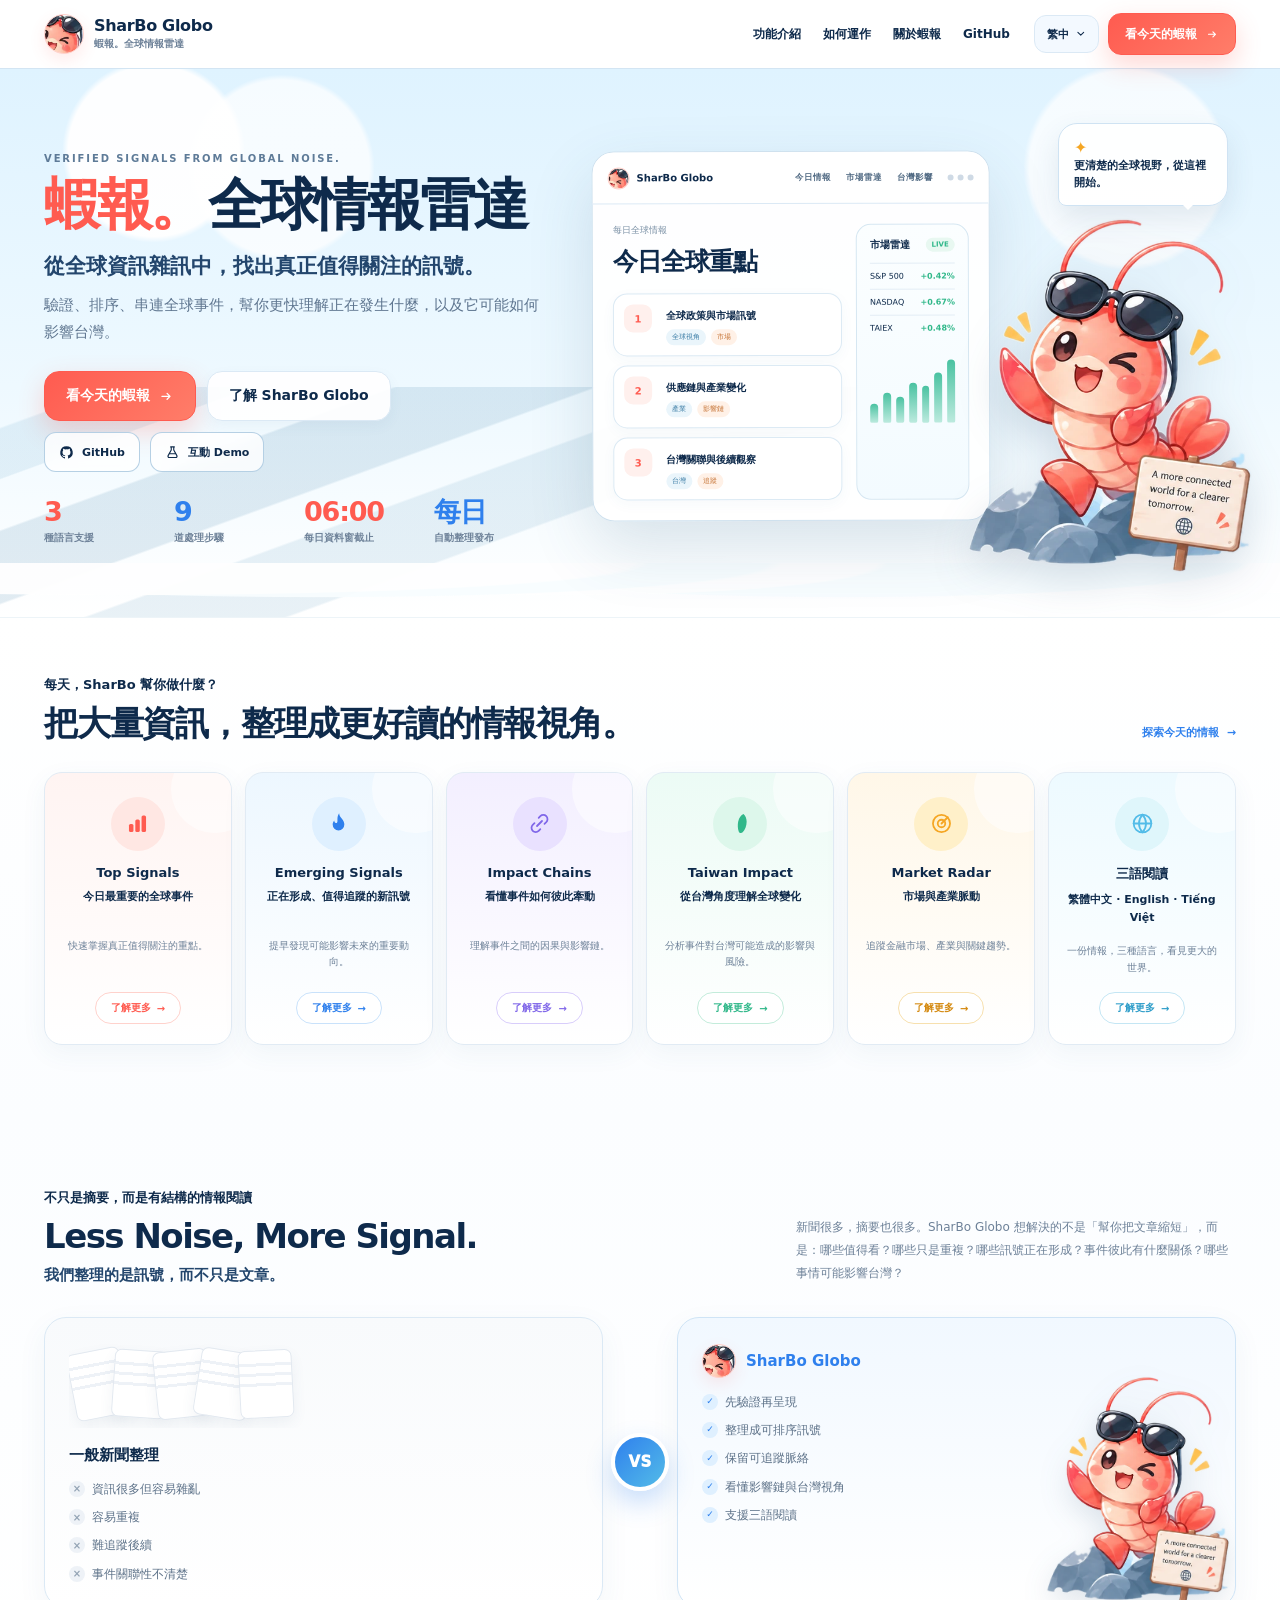
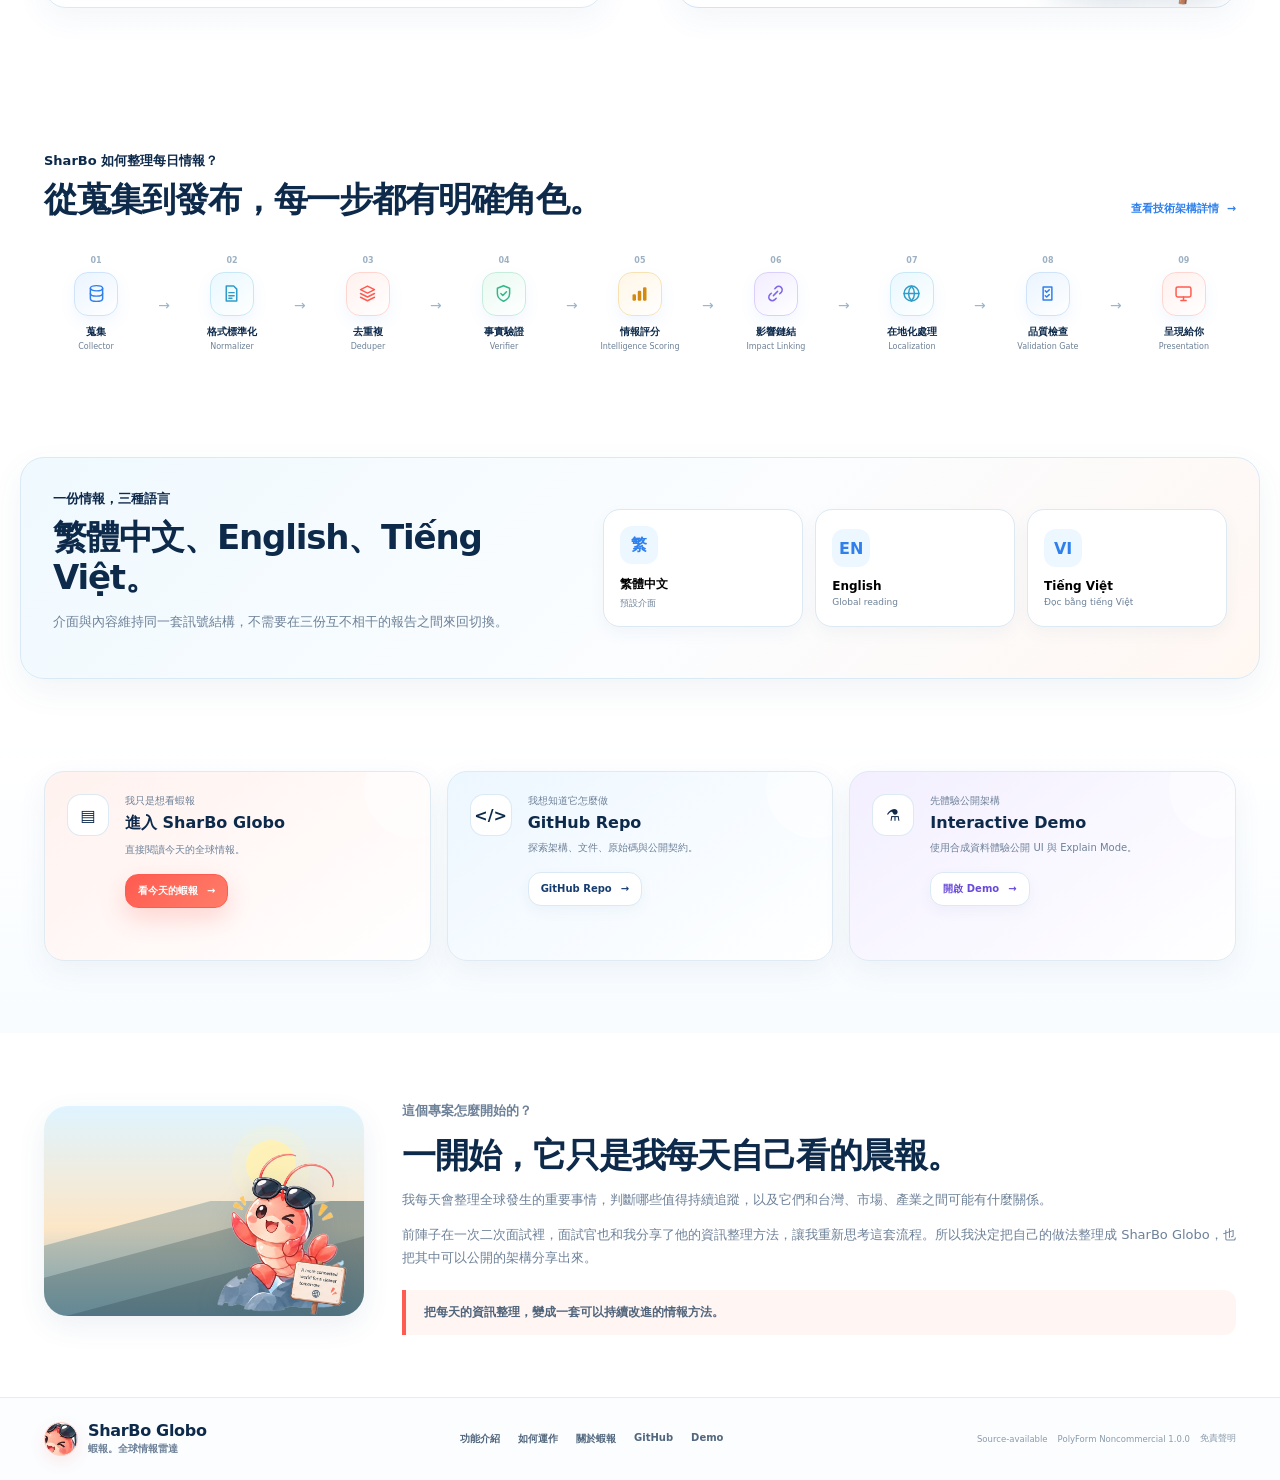
<file: index.html>
<!doctype html>
<html lang="zh-TW">
<head>
  <meta charset="utf-8" />
  <meta name="viewport" content="width=device-width, initial-scale=1" />

  <!-- Social preview first. Crawlers may fetch only the first kilobyte of the document
       (Facebook's returned HTTP 206 on a Range request), and og:image previously sat at
       byte 1263 — six bytes past a 1024-byte read is the same as not having it at all. -->
  <meta property="og:type" content="website" />
  <meta property="og:url" content="https://sidphoto.github.io/sharbo-globo/" />
  <meta property="og:image" content="https://sidphoto.github.io/sharbo-globo/assets/og-card.png" />
  <meta property="og:image:width" content="1200" />
  <meta property="og:image:height" content="630" />
  <meta property="og:title" content="SharBo Globo｜蝦報。全球情報雷達" />
  <meta name="twitter:card" content="summary_large_image" />
  <meta name="twitter:image" content="https://sidphoto.github.io/sharbo-globo/assets/og-card.png" />
  <meta property="og:description" content="從全球資訊雜訊中找出真正值得關注的訊號：新聞與官方觀測每日驗證、串連影響鏈，並以繁中／English／Tiếng Việt 呈現。" />
  <meta property="og:site_name" content="SharBo Globo" />
  <meta property="og:locale" content="zh_TW" />
  <meta property="og:locale:alternate" content="en_US" />
  <meta property="og:locale:alternate" content="vi_VN" />
  <meta property="og:image:alt" content="SharBo Globo 蝦報。全球情報雷達" />
  <meta name="twitter:title" content="SharBo Globo｜蝦報。全球情報雷達" />
  <meta name="twitter:description" content="新聞 × 官方觀測，每日驗證的全球情報雷達。繁中／English／Tiếng Việt。" />
  <link rel="canonical" href="https://sidphoto.github.io/sharbo-globo/" />
  <meta name="description" content="SharBo Globo 蝦報。全球情報雷達官方網站：把全球資訊雜訊整理成可驗證、可排序、可追蹤的情報訊號。" />
  <meta name="theme-color" content="#ffffff" />
  <meta http-equiv="Content-Security-Policy" content="default-src 'self'; img-src 'self' data:; style-src 'self'; script-src 'self'; object-src 'none'; base-uri 'none'" />
  <title>SharBo Globo｜蝦報。全球情報雷達</title>
  <link rel="stylesheet" href="./landing.css" />
  <link rel="stylesheet" href="./mascot-fix.css" />
  <script src="./landing.js" defer></script>
</head>
<body>
  <a class="skip-link" href="#main" data-i18n="skip">跳到主要內容</a>

  <header class="site-header">
    <div class="nav-shell">
      <a class="brand" href="./" aria-label="SharBo Globo home">
        <span class="brand-mark" aria-hidden="true">🦐</span>
        <span class="brand-copy">
          <strong>SharBo Globo</strong>
          <small data-i18n="brandSub">蝦報。全球情報雷達</small>
        </span>
      </a>

      <button class="nav-toggle" type="button" aria-expanded="false" aria-controls="primary-nav" data-i18n-aria="menuLabel">
        <span></span><span></span><span></span>
      </button>

      <nav id="primary-nav" class="primary-nav" aria-label="Primary navigation">
        <a href="#features" data-i18n="navFeatures">功能介紹</a>
        <a href="#how" data-i18n="navHow">如何運作</a>
        <a href="#story" data-i18n="navStory">關於蝦報</a>
        <a href="https://github.com/sidphoto/sharbo-globo">GitHub</a>
      </nav>

      <div class="nav-actions">
        <div class="language-switcher" aria-label="Language switcher">
          <button class="lang-trigger" type="button" aria-expanded="false" aria-haspopup="true">
            <span data-lang-current>繁中</span>
            <svg viewBox="0 0 20 20" aria-hidden="true"><path d="m5 7.5 5 5 5-5"/></svg>
          </button>
          <div class="lang-menu" role="menu">
            <button type="button" role="menuitem" data-lang="zh-TW">繁中</button>
            <button type="button" role="menuitem" data-lang="en">English</button>
            <button type="button" role="menuitem" data-lang="vi-VN">Tiếng Việt</button>
          </div>
        </div>
        <a class="button primary nav-product" href="https://sharbo-globo-production.vercel.app/#/today">
          <span data-i18n="navToday">看今天的蝦報</span>
          <svg viewBox="0 0 20 20" aria-hidden="true"><path d="M4 10h11M11 6l4 4-4 4"/></svg>
        </a>
      </div>
    </div>
  </header>

  <main id="main">
    <section class="hero">
      <div class="hero-shell">
        <div class="hero-copy">
          <p class="hero-kicker">VERIFIED SIGNALS FROM GLOBAL NOISE.</p>
          <h1><span class="accent" data-i18n="heroBrand">蝦報。</span><span data-i18n="heroTitle">全球情報雷達</span></h1>
          <p class="hero-lead" data-i18n="heroLead">從全球資訊雜訊中，找出真正值得關注的訊號。</p>
          <p class="hero-body" data-i18n="heroBody">驗證、排序、串連全球事件，幫你更快理解正在發生什麼，以及它可能如何影響台灣。</p>
          <div class="hero-actions">
            <a class="button primary button-lg" href="https://sharbo-globo-production.vercel.app/#/today">
              <span data-i18n="ctaToday">看今天的蝦報</span>
              <svg viewBox="0 0 20 20" aria-hidden="true"><path d="M4 10h11M11 6l4 4-4 4"/></svg>
            </a>
            <a class="button secondary button-lg" href="#features" data-i18n="ctaLearn">了解 SharBo Globo</a>
          </div>
          <div class="hero-links">
            <a href="https://github.com/sidphoto/sharbo-globo">
              <svg viewBox="0 0 24 24" aria-hidden="true"><path d="M12 2a10 10 0 0 0-3.16 19.49c.5.09.68-.22.68-.48v-1.87c-2.78.6-3.37-1.18-3.37-1.18-.45-1.16-1.11-1.47-1.11-1.47-.91-.62.07-.61.07-.61 1 .07 1.53 1.03 1.53 1.03.9 1.53 2.34 1.09 2.91.83.09-.65.35-1.09.63-1.34-2.22-.25-4.55-1.11-4.55-4.94 0-1.09.39-1.98 1.03-2.68-.1-.25-.45-1.27.1-2.64 0 0 .84-.27 2.75 1.02A9.53 9.53 0 0 1 12 6.82c.85 0 1.71.11 2.51.34 1.91-1.29 2.75-1.02 2.75-1.02.55 1.37.2 2.39.1 2.64.64.7 1.03 1.59 1.03 2.68 0 3.84-2.34 4.69-4.57 4.94.36.31.68.92.68 1.85V21c0 .27.18.58.69.48A10 10 0 0 0 12 2Z"/></svg>
              GitHub
            </a>
            <a href="./demo.html?lang=zh-TW#/today">
              <svg viewBox="0 0 24 24" aria-hidden="true"><path d="M9 3h6M10 3v5l-5 9a2 2 0 0 0 1.74 3h10.52A2 2 0 0 0 19 17l-5-9V3M7.5 14h9"/></svg>
              <span data-i18n="demoLink">互動 Demo</span>
            </a>
          </div>
          <div class="hero-stats" aria-label="SharBo Globo at a glance">
            <div><b>3</b><small data-i18n="statLang">種語言支援</small></div>
            <div><b>9</b><small data-i18n="statSteps">道處理步驟</small></div>
            <div><b>06:00</b><small data-i18n="statWindow">每日資料窗截止</small></div>
            <div><b data-i18n="statDailyValue">每日</b><small data-i18n="statDaily">自動整理發布</small></div>
          </div>
        </div>

        <div class="hero-visual" aria-label="SharBo Globo product preview">
          <div class="orb orb-a"></div>
          <div class="orb orb-b"></div>
          <div class="product-window">
            <div class="window-bar">
              <div class="window-brand"><span>🦐</span><strong>SharBo Globo</strong></div>
              <div class="window-tabs"><span data-i18n="previewToday">今日情報</span><span data-i18n="previewMarket">市場雷達</span><span data-i18n="previewImpact">台灣影響</span></div>
              <div class="window-dots"><i></i><i></i><i></i></div>
            </div>
            <div class="window-content">
              <div class="preview-main">
                <p class="preview-date" data-i18n="previewDate">每日全球情報</p>
                <h2 data-i18n="previewTitle">今日全球重點</h2>
                <ol class="signal-list">
                  <li><span>1</span><div><b data-i18n="signalOne">全球政策與市場訊號</b><small><em data-i18n="tagGlobal">全球視角</em><em data-i18n="tagMarket">市場</em></small></div></li>
                  <li><span>2</span><div><b data-i18n="signalTwo">供應鏈與產業變化</b><small><em data-i18n="tagIndustry">產業</em><em data-i18n="tagImpact">影響鏈</em></small></div></li>
                  <li><span>3</span><div><b data-i18n="signalThree">台灣關聯與後續觀察</b><small><em data-i18n="tagTaiwan">台灣</em><em data-i18n="tagWatch">追蹤</em></small></div></li>
                </ol>
              </div>
              <aside class="market-panel">
                <div class="market-head"><b data-i18n="marketPanel">市場雷達</b><span>LIVE</span></div>
                <div class="market-row"><span>S&amp;P 500</span><b>+0.42%</b></div>
                <div class="market-row"><span>NASDAQ</span><b>+0.67%</b></div>
                <div class="market-row"><span>TAIEX</span><b>+0.48%</b></div>
                <div class="mini-chart" aria-hidden="true"><i></i><i></i><i></i><i></i><i></i><i></i><i></i></div>
              </aside>
            </div>
          </div>
          <img class="hero-mascot" src="./assets/sharbo-mascot-full.webp" alt="" aria-hidden="true" />
          <div class="hero-note-card">
            <span>✦</span>
            <p data-i18n="visualNote">更清楚的全球視野，從這裡開始。</p>
          </div>
        </div>
      </div>
    </section>

    <section id="features" class="section features">
      <div class="section-shell">
        <div class="section-heading split-heading">
          <div>
            <p class="section-label" data-i18n="featuresLabel">每天，SharBo 幫你做什麼？</p>
            <h2 data-i18n="featuresTitle">把大量資訊，整理成更好讀的情報視角。</h2>
          </div>
          <a class="text-link" href="https://sharbo-globo-production.vercel.app/#/today"><span data-i18n="exploreFeatures">探索今天的情報</span><span>→</span></a>
        </div>

        <div class="feature-grid">
          <article class="feature-card coral">
            <div class="feature-icon"><svg class="solid" viewBox="0 0 24 24" aria-hidden="true"><rect x="3.8" y="12.4" width="4.3" height="7.8" rx="1.5"/><rect x="9.9" y="8.2" width="4.3" height="12" rx="1.5"/><rect x="15.9" y="4.2" width="4.3" height="16" rx="1.5"/></svg></div>
            <h3>Top Signals</h3>
            <p class="feature-sub" data-i18n="featureTopSub">今日最重要的全球事件</p>
            <p data-i18n="featureTopBody">快速掌握真正值得關注的重點。</p>
            <a class="feature-more" href="https://sharbo-globo-production.vercel.app/#/today"><span data-i18n="learnMore">了解更多</span><span aria-hidden="true">→</span></a>
          </article>
          <article class="feature-card blue">
            <div class="feature-icon"><svg class="solid" viewBox="0 0 24 24" aria-hidden="true"><path d="M12.6 2.2c.2 3 1.8 4.1 3.2 5.9 1.2 1.5 1.8 3.1 1.8 4.9a5.6 5.6 0 1 1-11.2 0c0-1.6.5-2.9 1.5-4 .1 1.4.7 2.2 1.6 2.4.9.2 1.5-.5 1.5-1.9 0-2.5-.2-4.7 1.6-7.3Z"/></svg></div>
            <h3>Emerging Signals</h3>
            <p class="feature-sub" data-i18n="featureEmergingSub">正在形成、值得追蹤的新訊號</p>
            <p data-i18n="featureEmergingBody">提早發現可能影響未來的重要動向。</p>
            <a class="feature-more" href="https://sharbo-globo-production.vercel.app/#/today"><span data-i18n="learnMore">了解更多</span><span aria-hidden="true">→</span></a>
          </article>
          <article class="feature-card violet">
            <div class="feature-icon"><svg viewBox="0 0 24 24" aria-hidden="true"><path d="M9.6 14.4 14.4 9.6"/><path d="M11.2 6.6 12.8 5a4 4 0 1 1 5.7 5.7l-1.7 1.6"/><path d="M12.8 17.4 11.2 19a4 4 0 1 1-5.7-5.7l1.7-1.6"/></svg></div>
            <h3>Impact Chains</h3>
            <p class="feature-sub" data-i18n="featureImpactSub">看懂事件如何彼此牽動</p>
            <p data-i18n="featureImpactBody">理解事件之間的因果與影響鏈。</p>
            <a class="feature-more" href="https://sharbo-globo-production.vercel.app/#/today"><span data-i18n="learnMore">了解更多</span><span aria-hidden="true">→</span></a>
          </article>
          <article class="feature-card green">
            <div class="feature-icon"><svg class="solid" viewBox="0 0 24 24" aria-hidden="true"><path d="M14.9 2.8c1.9 1.6 3 4.4 3 7.5 0 4-1.6 7.9-3.8 10.2-1.3 1.3-3.2.8-3.8-.9-1-2.7-1.2-6.3-.5-9.6.9-3.6 2.7-6.4 5.1-7.2Z"/></svg></div>
            <h3>Taiwan Impact</h3>
            <p class="feature-sub" data-i18n="featureTaiwanSub">從台灣角度理解全球變化</p>
            <p data-i18n="featureTaiwanBody">分析事件對台灣可能造成的影響與風險。</p>
            <a class="feature-more" href="https://sharbo-globo-production.vercel.app/#/today"><span data-i18n="learnMore">了解更多</span><span aria-hidden="true">→</span></a>
          </article>
          <article class="feature-card amber">
            <div class="feature-icon"><svg viewBox="0 0 24 24" aria-hidden="true"><circle cx="12" cy="12" r="8.2"/><circle cx="12" cy="12" r="3.6"/><path d="M12 12 18 6"/></svg></div>
            <h3>Market Radar</h3>
            <p class="feature-sub" data-i18n="featureMarketSub">市場與產業脈動</p>
            <p data-i18n="featureMarketBody">追蹤金融市場、產業與關鍵趨勢。</p>
            <a class="feature-more" href="https://sharbo-globo-production.vercel.app/#/today"><span data-i18n="learnMore">了解更多</span><span aria-hidden="true">→</span></a>
          </article>
          <article class="feature-card cyan">
            <div class="feature-icon"><svg viewBox="0 0 24 24" aria-hidden="true"><circle cx="12" cy="12" r="8.5"/><path d="M3.5 12h17"/><path d="M12 3.5c2.3 2.6 3.4 5.5 3.4 8.5s-1.1 5.9-3.4 8.5c-2.3-2.6-3.4-5.5-3.4-8.5s1.1-5.9 3.4-8.5Z"/></svg></div>
            <h3 data-i18n="featureLangTitle">三語閱讀</h3>
            <p class="feature-sub">繁體中文 · English · Tiếng Việt</p>
            <p data-i18n="featureLangBody">一份情報，三種語言，看見更大的世界。</p>
            <a class="feature-more" href="#languages"><span data-i18n="learnMore">了解更多</span><span aria-hidden="true">→</span></a>
          </article>
        </div>
      </div>
    </section>

    <section class="section difference">
      <div class="section-shell">
        <div class="section-heading split-heading difference-heading">
          <div>
            <p class="section-label" data-i18n="differenceLabel">不只是摘要，而是有結構的情報閱讀</p>
            <h2>Less Noise, More Signal.</h2>
            <p class="difference-sub" data-i18n="differenceTitle">我們整理的是訊號，而不只是文章。</p>
          </div>
          <p class="difference-note" data-i18n="differenceBody">新聞很多，摘要也很多。SharBo Globo 想解決的不是「幫你把文章縮短」，而是：哪些值得看？哪些只是重複？哪些訊號正在形成？事件彼此有什麼關係？哪些事情可能影響台灣？</p>
        </div>

        <div class="versus-grid">
          <article class="versus-card generic">
            <div class="versus-visual" aria-hidden="true"><i></i><i></i><i></i><i></i><i></i></div>
            <h3 data-i18n="compareGeneric">一般新聞整理</h3>
            <ul class="negative">
              <li data-i18n="genericOne">資訊很多但容易雜亂</li>
              <li data-i18n="genericTwo">容易重複</li>
              <li data-i18n="genericThree">難追蹤後續</li>
              <li data-i18n="genericFour">事件關聯性不清楚</li>
            </ul>
          </article>

          <div class="versus-badge" aria-hidden="true">VS</div>

          <article class="versus-card sharbo">
            <div class="versus-brand"><span class="brand-mark small" aria-hidden="true"></span><h3>SharBo Globo</h3></div>
            <ul class="positive">
              <li data-i18n="sharboOne">先驗證再呈現</li>
              <li data-i18n="sharboTwo">整理成可排序訊號</li>
              <li data-i18n="sharboThree">保留可追蹤脈絡</li>
              <li data-i18n="sharboFour">看懂影響鏈與台灣視角</li>
              <li data-i18n="sharboFive">支援三語閱讀</li>
            </ul>
            <img class="versus-mascot" src="./assets/sharbo-mascot-full.webp" alt="" aria-hidden="true" />
          </article>
        </div>
      </div>
    </section>

    <section id="how" class="section workflow-section">
      <div class="section-shell">
        <div class="section-heading split-heading workflow-heading">
          <div>
            <p class="section-label" data-i18n="workflowLabel">SharBo 如何整理每日情報？</p>
            <h2 data-i18n="workflowTitle">從蒐集到發布，每一步都有明確角色。</h2>
          </div>
          <a class="text-link" href="./ARCHITECTURE.md"><span data-i18n="architectureLink">查看技術架構詳情</span><span>→</span></a>
        </div>
        <div class="workflow" aria-label="SharBo workflow">
          <div class="workflow-step s1"><span>01</span><div class="workflow-icon"><svg viewBox="0 0 24 24" aria-hidden="true"><ellipse cx="12" cy="6" rx="7" ry="3"/><path d="M5 6v6c0 1.7 3.1 3 7 3s7-1.3 7-3V6"/><path d="M5 12v6c0 1.7 3.1 3 7 3s7-1.3 7-3v-6"/></svg></div><b data-i18n="stepCollect">蒐集</b><small>Collector</small></div><i>→</i>
          <div class="workflow-step s2"><span>02</span><div class="workflow-icon"><svg viewBox="0 0 24 24" aria-hidden="true"><path d="M6 3.5h8.5L18 7v13.5H6z"/><path d="M9 11h6M9 14.5h6M9 17.5h3.5"/></svg></div><b data-i18n="stepNormalize">格式標準化</b><small>Normalizer</small></div><i>→</i>
          <div class="workflow-step s3"><span>03</span><div class="workflow-icon"><svg viewBox="0 0 24 24" aria-hidden="true"><path d="m12 3.5 8 4-8 4-8-4z"/><path d="m4 12 8 4 8-4"/><path d="m4 16.3 8 4 8-4"/></svg></div><b data-i18n="stepDedupe">去重複</b><small>Deduper</small></div><i>→</i>
          <div class="workflow-step s4"><span>04</span><div class="workflow-icon"><svg viewBox="0 0 24 24" aria-hidden="true"><path d="M12 3.2 19 6v6c0 4-3 7.2-7 8.8C8 19.2 5 16 5 12V6z"/><path d="m9 12 2.2 2.2L15.4 10"/></svg></div><b data-i18n="stepVerify">事實驗證</b><small>Verifier</small></div><i>→</i>
          <div class="workflow-step s5"><span>05</span><div class="workflow-icon"><svg class="solid" viewBox="0 0 24 24" aria-hidden="true"><rect x="4" y="12.8" width="4" height="7.4" rx="1.4"/><rect x="10" y="8.8" width="4" height="11.4" rx="1.4"/><rect x="16" y="4.8" width="4" height="15.4" rx="1.4"/></svg></div><b data-i18n="stepScore">情報評分</b><small>Intelligence Scoring</small></div><i>→</i>
          <div class="workflow-step s6"><span>06</span><div class="workflow-icon"><svg viewBox="0 0 24 24" aria-hidden="true"><path d="M9.6 14.4 14.4 9.6"/><path d="M11.2 6.6 12.8 5a4 4 0 1 1 5.7 5.7l-1.7 1.6"/><path d="M12.8 17.4 11.2 19a4 4 0 1 1-5.7-5.7l1.7-1.6"/></svg></div><b data-i18n="stepLink">影響鏈結</b><small>Impact Linking</small></div><i>→</i>
          <div class="workflow-step s7"><span>07</span><div class="workflow-icon"><svg viewBox="0 0 24 24" aria-hidden="true"><circle cx="12" cy="12" r="8.5"/><path d="M3.5 12h17"/><path d="M12 3.5c2.3 2.6 3.4 5.5 3.4 8.5s-1.1 5.9-3.4 8.5c-2.3-2.6-3.4-5.5-3.4-8.5s1.1-5.9 3.4-8.5Z"/></svg></div><b data-i18n="stepLocalize">在地化處理</b><small>Localization</small></div><i>→</i>
          <div class="workflow-step s8"><span>08</span><div class="workflow-icon"><svg viewBox="0 0 24 24" aria-hidden="true"><path d="M7 4.5h10v15H7z"/><path d="m9.5 9 1.5 1.5L14 7.8M9.5 14.5 11 16l3-2.7"/></svg></div><b data-i18n="stepValidate">品質檢查</b><small>Validation Gate</small></div><i>→</i>
          <div class="workflow-step s9"><span>09</span><div class="workflow-icon"><svg viewBox="0 0 24 24" aria-hidden="true"><rect x="3.5" y="4.5" width="17" height="11.5" rx="2"/><path d="M9 20h6M12 16v4"/></svg></div><b data-i18n="stepPresent">呈現給你</b><small>Presentation</small></div>
        </div>
      </div>
    </section>

    <section id="languages" class="section language-band">
      <div class="section-shell language-grid">
        <div>
          <p class="section-label" data-i18n="languageLabel">一份情報，三種語言</p>
          <h2 data-i18n="languageTitle">繁體中文、English、Tiếng Việt。</h2>
          <p data-i18n="languageBody">介面與內容維持同一套訊號結構，不需要在三份互不相干的報告之間來回切換。</p>
        </div>
        <div class="language-cards">
          <button type="button" data-lang="zh-TW"><span>繁</span><b>繁體中文</b><small>預設介面</small></button>
          <button type="button" data-lang="en"><span>EN</span><b>English</b><small>Global reading</small></button>
          <button type="button" data-lang="vi-VN"><span>VI</span><b>Tiếng Việt</b><small>Đọc bằng tiếng Việt</small></button>
        </div>
      </div>
    </section>

    <section class="section gateway-section">
      <div class="section-shell">
        <div class="gateway-grid">
          <article class="gateway-card product-card">
            <div class="gateway-icon">▤</div>
            <p data-i18n="gatewayProductLabel">我只是想看蝦報</p>
            <h3 data-i18n="gatewayProductTitle">進入 SharBo Globo</h3>
            <span data-i18n="gatewayProductBody">直接閱讀今天的全球情報。</span>
            <a class="button primary" href="https://sharbo-globo-production.vercel.app/#/today"><span data-i18n="gatewayProductCta">看今天的蝦報</span><span>→</span></a>
          </article>
          <article class="gateway-card github-card">
            <div class="gateway-icon">&lt;/&gt;</div>
            <p data-i18n="gatewayGithubLabel">我想知道它怎麼做</p>
            <h3>GitHub Repo</h3>
            <span data-i18n="gatewayGithubBody">探索架構、文件、原始碼與公開契約。</span>
            <a class="button github-button" href="https://github.com/sidphoto/sharbo-globo">GitHub Repo <span>→</span></a>
          </article>
          <article class="gateway-card demo-card">
            <div class="gateway-icon">⚗</div>
            <p data-i18n="gatewayDemoLabel">先體驗公開架構</p>
            <h3>Interactive Demo</h3>
            <span data-i18n="gatewayDemoBody">使用合成資料體驗公開 UI 與 Explain Mode。</span>
            <a class="button demo-button" href="./demo.html?lang=zh-TW#/today"><span data-i18n="gatewayDemoCta">開啟 Demo</span><span>→</span></a>
          </article>
        </div>
      </div>
    </section>

    <section id="story" class="section story-section">
      <div class="section-shell story-grid">
        <div class="story-visual" aria-hidden="true"><div class="sun"></div><div class="ridge ridge-a"></div><div class="ridge ridge-b"></div><div class="story-person">●</div></div>
        <div class="story-copy">
          <p class="section-label" data-i18n="storyLabel">這個專案怎麼開始的？</p>
          <h2 data-i18n="storyTitle">一開始，它只是我每天自己看的晨報。</h2>
          <p data-i18n="storyBodyOne">我每天會整理全球發生的重要事情，判斷哪些值得持續追蹤，以及它們和台灣、市場、產業之間可能有什麼關係。</p>
          <p data-i18n="storyBodyTwo">前陣子在一次二次面試裡，面試官也和我分享了他的資訊整理方法，讓我重新思考這套流程。所以我決定把自己的做法整理成 SharBo Globo，也把其中可以公開的架構分享出來。</p>
          <blockquote data-i18n="storyQuote">把每天的資訊整理，變成一套可以持續改進的情報方法。</blockquote>
        </div>
      </div>
    </section>
  </main>

  <footer class="site-footer">
    <div class="footer-shell">
      <div class="footer-brand">
        <span class="brand-mark small" aria-hidden="true">🦐</span>
        <div><strong>SharBo Globo</strong><small data-i18n="brandSub">蝦報。全球情報雷達</small></div>
      </div>
      <div class="footer-links">
        <a href="#features" data-i18n="navFeatures">功能介紹</a>
        <a href="#how" data-i18n="navHow">如何運作</a>
        <a href="#story" data-i18n="navStory">關於蝦報</a>
        <a href="https://github.com/sidphoto/sharbo-globo">GitHub</a>
        <a href="./demo.html?lang=zh-TW#/today">Demo</a>
      </div>
      <div class="footer-meta">
        <span>Source-available</span>
        <span>PolyForm Noncommercial 1.0.0</span>
        <a href="./DISCLAIMER.md" data-i18n="disclaimer">免責聲明</a>
      </div>
    </div>
  </footer>
</body>
</html>
</file>
<file: landing.css>
:root{
  --bg:#ffffff;
  --sky:#eaf7ff;
  --sky-2:#dff1ff;
  --paper:#ffffff;
  --ink:#0e2a4b;
  --ink-2:#23466d;
  --muted:#6d8198;
  --line:#dbe9f5;
  --line-strong:#c9dff0;
  --coral:#ff5b50;
  --coral-2:#ff7d69;
  --blue:#2f80ed;
  --cyan:#53bce8;
  --mint:#31b88a;
  --amber:#f5a623;
  --violet:#8067e9;
  --shadow:0 18px 50px rgba(53,94,130,.12);
  --shadow-soft:0 10px 28px rgba(53,94,130,.09);
  --radius:22px;
}
*{box-sizing:border-box}
html{scroll-behavior:smooth}
body{margin:0;background:var(--bg);color:var(--ink);font-family:"Source Han Sans TC","Source Han Sans","Noto Sans TC","PingFang TC","Microsoft JhengHei",system-ui,-apple-system,sans-serif;-webkit-font-smoothing:antialiased;text-rendering:optimizeLegibility}
a{color:inherit;text-decoration:none}
button{font:inherit}
svg{width:1.05em;height:1.05em;fill:none;stroke:currentColor;stroke-width:1.8;stroke-linecap:round;stroke-linejoin:round}
.skip-link{position:fixed;left:16px;top:-60px;z-index:1000;background:#fff;border:1px solid var(--line);padding:10px 14px;border-radius:12px}.skip-link:focus{top:16px}
.site-header{position:sticky;top:0;z-index:50;background:rgba(255,255,255,.94);backdrop-filter:blur(18px);border-bottom:1px solid rgba(201,223,240,.8)}
.nav-shell{max-width:1240px;min-height:68px;margin:0 auto;padding:0 24px;display:flex;align-items:center;gap:24px}
.brand{display:flex;align-items:center;gap:10px;min-width:max-content}.brand-mark{width:40px;height:40px;border-radius:50%;font-size:0;background:#fff;border:1px solid #ffd2cc;box-shadow:0 6px 16px rgba(255,91,80,.12);background-image:url("./assets/sharbo-mascot-hero.webp");background-repeat:no-repeat;background-size:230%;background-position:41% 28%}.brand-mark.small{width:34px;height:34px}
.brand-copy strong,.footer-brand strong{display:block;font-size:16px;line-height:1.1;letter-spacing:-.02em}.brand-copy small,.footer-brand small{display:block;margin-top:3px;color:var(--muted);font-size:10px;font-weight:650}
.primary-nav{display:flex;align-items:center;gap:22px;margin-left:auto;font-size:12px;font-weight:760}.primary-nav a{padding:24px 0;position:relative}.primary-nav a::after{content:"";position:absolute;left:0;right:0;bottom:15px;height:2px;border-radius:99px;background:var(--coral);transform:scaleX(0);transform-origin:left;transition:.2s}.primary-nav a:hover::after{transform:scaleX(1)}
.nav-actions{display:flex;align-items:center;gap:9px}.language-switcher{position:relative}.lang-trigger{height:38px;padding:0 12px;border:1px solid var(--line);background:#f3f9ff;color:var(--ink);border-radius:12px;display:flex;align-items:center;gap:6px;font-weight:750;font-size:11px;cursor:pointer}.lang-menu{position:absolute;right:0;top:46px;width:150px;padding:7px;background:#fff;border:1px solid var(--line);border-radius:14px;box-shadow:var(--shadow-soft);display:none}.language-switcher.open .lang-menu{display:grid}.lang-menu button{border:0;background:transparent;text-align:left;padding:9px 10px;border-radius:9px;color:var(--ink);cursor:pointer;font-size:12px}.lang-menu button:hover,.lang-menu button.active{background:var(--sky);color:var(--blue)}
.button{border:1px solid var(--line);border-radius:13px;padding:10px 16px;min-height:42px;display:inline-flex;align-items:center;justify-content:center;gap:9px;font-weight:850;font-size:12px;background:#fff;box-shadow:0 5px 14px rgba(53,94,130,.05);transition:transform .18s ease,box-shadow .18s ease,border-color .18s ease}.button:hover{transform:translateY(-1px);box-shadow:0 10px 24px rgba(53,94,130,.11)}.button.primary{background:linear-gradient(135deg,var(--coral),var(--coral-2));border-color:var(--coral);color:#fff;box-shadow:0 10px 26px rgba(255,91,80,.24)}.button.secondary{background:rgba(255,255,255,.92)}.button-lg{min-height:50px;padding:13px 21px;border-radius:15px;font-size:14px}.nav-product{white-space:nowrap}.nav-toggle{display:none;background:none;border:0;padding:8px;cursor:pointer}.nav-toggle span{display:block;width:22px;height:2px;background:var(--ink);margin:4px 0;border-radius:99px}
.hero{position:relative;overflow:hidden;background:radial-gradient(circle at 12% 15%,rgba(255,255,255,.95) 0 7%,transparent 7.5%),radial-gradient(circle at 22% 18%,rgba(255,255,255,.72) 0 8%,transparent 8.5%),radial-gradient(circle at 88% 18%,rgba(255,255,255,.72) 0 8%,transparent 8.5%),linear-gradient(180deg,#dff3ff 0%,#eef9ff 58%,#fff 100%);border-bottom:1px solid #edf4f8}
.hero::before{content:"";position:absolute;left:-4%;right:-4%;bottom:0;height:42%;background:linear-gradient(160deg,transparent 0 8%,rgba(109,170,205,.16) 8.3% 15%,transparent 15.2% 22%,rgba(75,136,175,.17) 22.3% 32%,transparent 32.3% 38%,rgba(87,151,188,.14) 38.3% 48%,transparent 48.3%);opacity:.95;pointer-events:none}
.hero::after{content:"";position:absolute;left:0;right:0;bottom:-18px;height:72px;background:radial-gradient(ellipse at 10% 0,#fff 0 31%,transparent 32%),radial-gradient(ellipse at 25% 0,#f8fdff 0 33%,transparent 34%),radial-gradient(ellipse at 44% 0,#fff 0 31%,transparent 32%),radial-gradient(ellipse at 66% 0,#f8fdff 0 33%,transparent 34%),radial-gradient(ellipse at 86% 0,#fff 0 31%,transparent 32%);opacity:.95;pointer-events:none}
.hero-shell{position:relative;z-index:1;max-width:1240px;min-height:520px;margin:0 auto;padding:54px 24px 42px;display:grid;grid-template-columns:minmax(0,.88fr) minmax(540px,1.12fr);gap:42px;align-items:center}
.hero-kicker{margin:0 0 12px;font-size:10px;letter-spacing:.19em;font-weight:900;color:#5e7b98}.hero h1{margin:0;font-size:56px;line-height:1.02;letter-spacing:-.055em;white-space:nowrap}.hero h1 .accent{color:var(--coral);margin-right:.1em}.hero-lead{font-size:21px;font-weight:820;line-height:1.48;margin:18px 0 10px;color:var(--ink-2)}.hero-body{max-width:570px;color:#5f7690;font-size:15px;line-height:1.8;margin:0}.hero-actions{display:flex;gap:11px;flex-wrap:wrap;margin-top:25px}.hero-links{display:flex;gap:10px;margin-top:11px}.hero-links a{min-height:40px;padding:9px 14px;border:1px solid rgba(164,197,222,.8);border-radius:12px;display:flex;align-items:center;gap:8px;font-size:11px;font-weight:820;background:rgba(255,255,255,.82);backdrop-filter:blur(8px)}.hero-links svg{width:15px;height:15px}.hero-links a:first-child svg{fill:currentColor;stroke:none}
.hero-stats{margin-top:26px;display:grid;grid-template-columns:repeat(4,minmax(0,1fr));gap:14px;max-width:590px}.hero-stats b{display:block;font-size:27px;line-height:1.05;letter-spacing:-.045em;color:var(--coral)}.hero-stats>div:nth-child(2) b,.hero-stats>div:nth-child(4) b{color:var(--blue)}.hero-stats small{display:block;margin-top:5px;font-size:9.5px;line-height:1.45;color:var(--muted);font-weight:750}
.hero-visual{position:relative;min-height:452px}.orb{display:none}.product-window{position:absolute;left:0;right:246px;top:28px;border:1px solid #cfe1ee;border-radius:22px;background:rgba(255,255,255,.95);box-shadow:0 26px 65px rgba(52,91,127,.16);overflow:hidden;transform:rotate(-.15deg);z-index:1}.window-bar{height:52px;padding:0 15px;border-bottom:1px solid var(--line);display:flex;align-items:center;gap:15px;background:rgba(255,255,255,.96)}.window-brand{display:flex;align-items:center;gap:7px;font-size:10px;white-space:nowrap}.window-brand span{font-size:0;width:22px;height:22px;border-radius:50%;background-image:url("./assets/sharbo-mascot-hero.webp");background-size:240%;background-position:41% 28%;border:1px solid #ffd3cd}.window-tabs{display:flex;gap:15px;margin-left:auto;font-size:8.5px;color:#526b84;font-weight:760}.window-dots{display:flex;gap:4px}.window-dots i{width:6px;height:6px;border-radius:50%;background:#cfdae5}.window-content{padding:20px;display:grid;grid-template-columns:1.34fr .66fr;gap:14px;min-height:300px}.preview-date{margin:0 0 8px;color:#7a90a5;font-size:9px}.preview-main h2{font-size:25px;margin:0 0 15px;letter-spacing:-.04em}.signal-list{list-style:none;padding:0;margin:0;display:grid;gap:9px}.signal-list li{display:grid;grid-template-columns:32px 1fr;gap:10px;align-items:start;padding:10px;border:1px solid #dceaf4;border-radius:14px;background:#fff;box-shadow:0 4px 14px rgba(63,107,145,.04)}.signal-list li>span{width:28px;height:28px;border-radius:9px;display:grid;place-items:center;background:#fff0ed;color:var(--coral);font-weight:900;font-size:10px}.signal-list b{font-size:10px}.signal-list small{display:flex;gap:5px;margin-top:6px}.signal-list em{font-style:normal;font-size:7px;padding:3px 6px;border-radius:999px;background:#eaf5fb;color:#3a7ca5}.signal-list em:nth-child(2){background:#fff1e7;color:#c67537}.market-panel{border:1px solid #d6e7f2;background:linear-gradient(180deg,#fbfeff,#f3fbff);border-radius:15px;padding:13px}.market-head{display:flex;align-items:center;justify-content:space-between;margin-bottom:11px}.market-head b{font-size:10px}.market-head span{font-size:7px;color:var(--mint);font-weight:900;background:#e8f8f1;padding:3px 6px;border-radius:999px}.market-row{display:flex;justify-content:space-between;padding:8px 0;border-top:1px solid #e3edf5;font-size:8px}.market-row b{color:var(--mint)}.mini-chart{height:72px;margin-top:10px;display:flex;align-items:end;gap:5px}.mini-chart i{flex:1;border-radius:5px 5px 2px 2px;background:linear-gradient(#49c2a1,#bceade)}.mini-chart i:nth-child(1){height:26%}.mini-chart i:nth-child(2){height:41%}.mini-chart i:nth-child(3){height:36%}.mini-chart i:nth-child(4){height:56%}.mini-chart i:nth-child(5){height:51%}.mini-chart i:nth-child(6){height:70%}.mini-chart i:nth-child(7){height:88%}
.hero-visual::after{content:"";position:absolute;right:-2px;bottom:-24px;width:270px;height:410px;background:url("./assets/sharbo-mascot-hero.webp") right bottom/contain no-repeat;z-index:3;filter:drop-shadow(0 18px 18px rgba(45,78,112,.18));pointer-events:none}.hero-note-card{position:absolute;right:8px;top:0;width:170px;padding:14px 15px;border:1px solid #cfe3f3;border-radius:19px 19px 19px 8px;background:rgba(255,255,255,.94);box-shadow:0 12px 28px rgba(47,87,121,.12);z-index:4}.hero-note-card::after{content:"";position:absolute;right:32px;bottom:-12px;border:7px solid transparent;border-top-color:#fff}.hero-note-card span{color:var(--amber)}.hero-note-card p{margin:0;font-size:11px;line-height:1.55;font-weight:850}
.section{padding:72px 0}.section-shell{max-width:1240px;margin:0 auto;padding:0 24px}.section-heading{margin-bottom:28px}.split-heading{display:flex;justify-content:space-between;align-items:end;gap:28px}.section-label{margin:0 0 9px;font-size:13px;font-weight:900;color:var(--ink)}.section-heading h2,.difference-copy h2,.language-grid h2,.story-copy h2{margin:0;font-size:34px;line-height:1.2;letter-spacing:-.035em;max-width:760px}.text-link{display:flex;align-items:center;gap:8px;color:var(--blue);font-size:11px;font-weight:850;white-space:nowrap;padding-bottom:4px}
.features{padding-top:58px;background:linear-gradient(180deg,#fff 0,#fbfdff 100%)}.feature-grid{display:grid;grid-template-columns:repeat(6,minmax(0,1fr));gap:13px}.feature-card{position:relative;display:flex;flex-direction:column;align-items:center;text-align:center;padding:24px 15px 20px;border:1px solid #e1ebf4;border-radius:18px;min-height:250px;overflow:hidden;transition:.2s;box-shadow:0 8px 26px rgba(56,98,136,.06)}.feature-card:hover{transform:translateY(-4px);box-shadow:var(--shadow-soft)}.feature-card::after{content:"";position:absolute;right:-28px;top:-28px;width:88px;height:88px;border-radius:50%;background:rgba(255,255,255,.55)}.feature-card.coral{background:linear-gradient(180deg,#fff4f2,#fff)}.feature-card.blue{background:linear-gradient(180deg,#edf7ff,#fff)}.feature-card.violet{background:linear-gradient(180deg,#f3efff,#fff)}.feature-card.green{background:linear-gradient(180deg,#ecfbf5,#fff)}.feature-card.amber{background:linear-gradient(180deg,#fff7e8,#fff)}.feature-card.cyan{background:linear-gradient(180deg,#edfaff,#fff)}.feature-icon{width:54px;height:54px;border-radius:50%;display:grid;place-items:center;margin-bottom:14px;position:relative;z-index:1}.feature-icon svg{width:25px;height:25px;stroke-width:1.7}.feature-card h3{font-size:13px;margin:0 0 8px;position:relative;z-index:1}.feature-sub{font-size:11px!important;font-weight:800;color:var(--ink)!important;min-height:34px;position:relative;z-index:1}.feature-card p{margin:0;font-size:10px;line-height:1.65;color:var(--muted);position:relative;z-index:1}.feature-card.coral .feature-icon{background:#ffe7e3;color:var(--coral)}.feature-card.blue .feature-icon{background:#dff0ff;color:var(--blue)}.feature-card.violet .feature-icon{background:#e9e1ff;color:var(--violet)}.feature-card.green .feature-icon{background:#ddf7eb;color:var(--mint)}.feature-card.amber .feature-icon{background:#fff0c9;color:var(--amber)}.feature-card.cyan .feature-icon{background:#dff6fb;color:var(--cyan)}
.difference{background:linear-gradient(180deg,#fbfdff,#fff)}.difference-heading{align-items:flex-end;gap:34px}.difference-heading h2{font-size:34px;letter-spacing:-.045em;margin:0}.difference-sub{margin:9px 0 0;font-size:15px;font-weight:800;color:var(--ink-2)}.difference-note{max-width:440px;margin:0;font-size:12px;line-height:1.9;color:var(--muted)}.versus-grid{margin-top:32px;display:grid;grid-template-columns:1fr 74px 1fr;align-items:stretch}.versus-card{position:relative;overflow:hidden;border:1px solid var(--line);border-radius:22px;background:#fff;padding:26px 24px 24px;box-shadow:0 10px 30px rgba(55,95,130,.06)}.versus-card.generic{background:linear-gradient(180deg,#f8fafc,#fff)}.versus-card.sharbo{background:linear-gradient(180deg,#f1f8ff,#fff);border-color:#cfe4f6;padding-right:158px}.versus-card h3{font-size:15px;margin:0 0 16px}.versus-card.sharbo h3{margin:0;color:var(--blue)}.versus-brand{display:flex;align-items:center;gap:10px;margin-bottom:16px}.versus-card ul{list-style:none;padding:0;margin:0;display:grid;gap:11px}.versus-card li{font-size:11.5px;line-height:1.5;color:#5c7188;padding-left:23px;position:relative}.versus-visual{position:relative;height:84px;margin-bottom:18px;overflow:hidden}.versus-visual i{position:absolute;top:6px;width:54px;height:68px;border-radius:7px;border:1px solid #e3e9f0;background:linear-gradient(#fff 0 12px,#eef2f7 12px 15px,#fff 15px 22px,#eef2f7 22px 25px,#fff 25px 32px,#eef2f7 32px 35px,#fff 35px 68px);box-shadow:0 6px 14px rgba(70,100,130,.07)}.versus-visual i:nth-child(1){left:2px;transform:rotate(-11deg)}.versus-visual i:nth-child(2){left:44px;transform:rotate(4deg)}.versus-visual i:nth-child(3){left:86px;transform:rotate(-6deg)}.versus-visual i:nth-child(4){left:128px;transform:rotate(9deg)}.versus-visual i:nth-child(5){left:170px;transform:rotate(-3deg)}.versus-badge{align-self:center;justify-self:center;width:58px;height:58px;border-radius:50%;display:grid;place-items:center;font-size:15px;font-weight:950;letter-spacing:.02em;color:#fff;background:linear-gradient(135deg,var(--blue),var(--cyan));border:4px solid #fff;box-shadow:0 12px 26px rgba(47,128,237,.26);z-index:2}.versus-mascot{position:absolute;right:4px;bottom:0;width:186px;height:auto;pointer-events:none;user-select:none;filter:drop-shadow(0 10px 14px rgba(45,78,112,.14))}
.workflow-section{background:#fff}.workflow{display:flex;align-items:flex-start;justify-content:space-between;gap:7px;overflow:auto;padding:8px 2px 4px}.workflow-step{min-width:100px;text-align:center;position:relative}.workflow-step>span{display:block;color:#9db1c2;font-size:8px;font-weight:900;margin-bottom:7px}.workflow-icon{width:44px;height:44px;margin:0 auto 9px;border-radius:14px;display:grid;place-items:center;background:linear-gradient(145deg,#edf7ff,#fff);border:1px solid #dceaf5;color:var(--blue);box-shadow:0 6px 16px rgba(47,128,237,.07)}.workflow-icon svg{width:21px;height:21px;stroke-width:1.7}.workflow-step b{display:block;font-size:10px}.workflow-step small{display:block;color:var(--muted);font-size:8px;margin-top:3px}.workflow>i{padding-top:41px;color:#94b6d3;font-style:normal;font-size:14px}
.language-band{padding-top:30px;padding-bottom:58px}.language-grid{display:grid;grid-template-columns:.9fr 1.1fr;gap:40px;align-items:center;border:1px solid #d9eaf6;border-radius:24px;padding:32px;background:linear-gradient(135deg,#eff9ff,#fbfdff 55%,#fff7f2);box-shadow:0 12px 32px rgba(56,97,133,.07)}.language-grid>div>p:not(.section-label){color:var(--muted);font-size:13px;line-height:1.7}.language-cards{display:grid;grid-template-columns:repeat(3,1fr);gap:12px}.language-cards button{border:1px solid #dce9f3;background:#fff;border-radius:17px;padding:16px;cursor:pointer;text-align:left;box-shadow:0 6px 16px rgba(56,97,133,.05)}.language-cards span{width:38px;height:38px;border-radius:12px;display:grid;place-items:center;background:#edf7ff;color:var(--blue);font-weight:900;margin-bottom:12px}.language-cards b{display:block;font-size:12px}.language-cards small{display:block;margin-top:4px;color:var(--muted);font-size:9px}
.gateway-section{padding-top:34px;background:linear-gradient(180deg,#fff,#f8fcff)}.gateway-grid{display:grid;grid-template-columns:repeat(3,1fr);gap:16px}.gateway-card{position:relative;border:1px solid #dfeaf3;border-radius:20px;padding:22px;min-height:190px;background:#fff;box-shadow:0 10px 28px rgba(53,94,130,.07);overflow:hidden}.gateway-card::after{content:"";position:absolute;right:-34px;top:-34px;width:100px;height:100px;border-radius:50%;background:rgba(255,255,255,.5)}.gateway-card.product-card{background:linear-gradient(145deg,#fff2ef,#fff)}.gateway-card.github-card{background:linear-gradient(145deg,#edf7ff,#fff)}.gateway-card.demo-card{background:linear-gradient(145deg,#f3efff,#fff)}.gateway-icon{position:absolute;left:22px;top:22px;width:42px;height:42px;border-radius:14px;display:grid;place-items:center;background:#fff;border:1px solid rgba(217,232,243,.9);font-weight:900;z-index:1}.gateway-card p,.gateway-card h3,.gateway-card>span,.gateway-card>a{margin-left:58px;position:relative;z-index:1}.gateway-card p{margin-top:0;margin-bottom:5px;font-size:10px;color:var(--muted)}.gateway-card h3{margin-top:0;margin-bottom:8px;font-size:16px}.gateway-card>span{display:block;font-size:10px;color:var(--muted);line-height:1.55;margin-bottom:16px}.gateway-card .button{min-height:34px;padding:8px 12px;font-size:10px}.github-button{color:#163d70}.demo-button{color:#6a4bd9}
.story-section{padding-top:54px;padding-bottom:62px}.story-grid{display:grid;grid-template-columns:320px 1fr;gap:38px;align-items:center}.story-visual{position:relative;height:210px;border-radius:24px;overflow:hidden;background:linear-gradient(180deg,#dff4ff 0,#fce6c7 58%,#93b9c8 100%);box-shadow:var(--shadow-soft)}.story-visual::before{content:"";position:absolute;inset:auto 0 0;height:55%;background:linear-gradient(165deg,transparent 0 22%,rgba(81,122,133,.35) 22.5% 38%,rgba(46,83,94,.48) 38.5% 60%,rgba(31,61,72,.56) 60.5%)}.story-visual::after{content:"";position:absolute;right:16px;bottom:0;width:132px;height:164px;background:url("./assets/sharbo-mascot-full.webp") right bottom/contain no-repeat;filter:drop-shadow(0 8px 12px rgba(45,78,112,.16))}.sun{position:absolute;right:68px;top:34px;width:50px;height:50px;border-radius:50%;background:#fff2b8;box-shadow:0 0 0 15px rgba(255,242,184,.18)}.ridge,.story-person{display:none}.story-copy>p{color:var(--muted);font-size:13px;line-height:1.8;margin:12px 0}.story-copy blockquote{margin:20px 0 0;padding:14px 18px;border-left:4px solid var(--coral);background:#fff6f3;border-radius:0 12px 12px 0;color:#50647b;font-size:12px;font-weight:760}
.site-footer{border-top:1px solid #e2ecf3;background:#fbfdff}.footer-shell{max-width:1240px;margin:0 auto;padding:24px;display:grid;grid-template-columns:auto 1fr auto;align-items:center;gap:28px}.footer-brand{display:flex;align-items:center;gap:10px}.footer-links{display:flex;justify-content:center;gap:18px;font-size:10px;font-weight:760;color:#52677e}.footer-meta{display:flex;align-items:center;gap:10px;font-size:8.5px;color:#8a9bab}.footer-meta span,.footer-meta a{white-space:nowrap}
@media(max-width:1080px){.hero-shell{grid-template-columns:1fr 1fr;gap:30px}.hero h1{font-size:48px}.hero-visual{min-height:390px}.product-window{right:125px}.hero-visual::after{width:230px;height:355px}.hero-note-card{width:150px}.feature-grid{grid-template-columns:repeat(3,1fr)}.difference-grid{grid-template-columns:1fr}.difference-visual{min-height:300px}.language-grid{grid-template-columns:1fr}.gateway-grid{grid-template-columns:1fr 1fr}.story-grid{grid-template-columns:280px 1fr}.footer-shell{grid-template-columns:1fr}.footer-links{justify-content:flex-start}.footer-meta{flex-wrap:wrap}}
@media(max-width:820px){.nav-shell{padding:0 18px;min-height:64px}.primary-nav{display:none;position:absolute;left:16px;right:16px;top:66px;background:#fff;border:1px solid var(--line);border-radius:16px;box-shadow:var(--shadow);padding:8px;flex-direction:column;align-items:stretch;gap:0}.site-header.menu-open .primary-nav{display:flex}.primary-nav a{padding:11px 12px}.primary-nav a::after{display:none}.nav-toggle{display:block;margin-left:auto}.nav-actions{margin-left:0}.nav-product{display:none}.hero-shell{grid-template-columns:1fr;min-height:auto;padding-top:40px}.hero-copy{max-width:680px}.hero h1{font-size:46px}.hero-visual{min-height:440px}.product-window{left:0;right:120px;top:22px}.hero-visual::after{right:0;width:240px;height:365px}.hero-note-card{right:4px;top:16px}.proof-row{grid-template-columns:repeat(2,1fr)}.split-heading{align-items:flex-start;flex-direction:column}.feature-grid{grid-template-columns:repeat(2,1fr)}.gateway-grid{grid-template-columns:1fr}.story-grid{grid-template-columns:1fr}.story-visual{max-width:520px}.workflow{justify-content:flex-start}.workflow>i{display:none}.workflow-step{min-width:120px}.language-cards{grid-template-columns:1fr 1fr 1fr}}
@media(max-width:560px){.brand-copy small{display:none}.lang-trigger{height:36px;padding:0 9px}.hero-shell{padding:30px 16px 28px}.hero h1{font-size:38px;white-space:normal}.hero-lead{font-size:18px}.hero-body{font-size:14px}.hero-actions{flex-direction:column}.hero-actions .button{width:100%}.hero-links{display:grid;grid-template-columns:1fr 1fr}.hero-links a{justify-content:center}.hero-visual{min-height:420px;margin-top:8px}.product-window{left:0;right:58px;top:20px}.window-tabs{display:none}.window-content{grid-template-columns:1fr;padding:14px}.market-panel{display:none}.preview-main h2{font-size:21px}.hero-visual::after{width:185px;height:282px;right:-6px;bottom:-4px}.hero-note-card{right:2px;top:6px;width:128px;padding:10px 11px}.hero-note-card p{font-size:9px}.proof-row{margin-top:20px}.section{padding:54px 0}.section-shell{padding:0 16px}.section-heading h2,.difference-copy h2,.language-grid h2,.story-copy h2{font-size:28px}.feature-grid{grid-template-columns:1fr}.feature-card{min-height:auto}.difference-visual{min-height:260px}.difference-visual::after{width:135px;height:210px}.compare-panel{grid-template-columns:1fr}.compare-panel>div+div{border-left:0;border-top:1px solid var(--line)}.workflow{display:grid;grid-template-columns:repeat(2,1fr);gap:12px}.workflow-step{min-width:0;border:1px solid #e2edf5;border-radius:16px;padding:14px;background:#fff}.workflow-icon{margin-bottom:7px}.language-grid{padding:22px}.language-cards{grid-template-columns:1fr}.gateway-card{padding:20px}.story-visual{height:190px}.footer-shell{padding:22px 16px}.footer-links{display:grid;grid-template-columns:repeat(2,1fr);gap:10px}.footer-meta{gap:7px}}
/* --- v0.3 mockup alignment: list markers, learn-more pills, workflow accents --- */
.negative li::before{content:"×";position:absolute;left:0;top:0;width:16px;height:16px;border-radius:50%;display:grid;place-items:center;background:#eef2f7;color:#93a3b4;font-size:10px;font-weight:900}
.positive li::before{content:"✓";position:absolute;left:0;top:0;width:16px;height:16px;border-radius:50%;display:grid;place-items:center;background:#dff0ff;color:var(--blue);font-size:9px;font-weight:900}
.feature-more{margin-top:auto;display:inline-flex;align-items:center;gap:6px;padding:8px 15px;border-radius:999px;border:1px solid var(--line);background:#fff;font-size:10px;font-weight:850;color:var(--ink-2);transition:transform .18s ease,box-shadow .18s ease;position:relative;z-index:1}
.feature-more:hover{transform:translateY(-1px);box-shadow:0 8px 18px rgba(53,94,130,.12)}
.feature-card p{margin:0 0 16px}
.feature-card.coral .feature-more{color:var(--coral);border-color:#ffd2cc}
.feature-card.blue .feature-more{color:var(--blue);border-color:#c9e2fb}
.feature-card.violet .feature-more{color:var(--violet);border-color:#d8cdfb}
.feature-card.green .feature-more{color:var(--mint);border-color:#c3ecdb}
.feature-card.amber .feature-more{color:#d4890f;border-color:#f7e0ae}
.feature-card.cyan .feature-more{color:#2e9dc9;border-color:#c4e6f4}
.workflow-step.s1 .workflow-icon{background:linear-gradient(145deg,#eaf4ff,#fff);border-color:#cfe4fa;color:var(--blue)}
.workflow-step.s2 .workflow-icon{background:linear-gradient(145deg,#e9f8fe,#fff);border-color:#c8e8f6;color:#2e9dc9}
.workflow-step.s3 .workflow-icon{background:linear-gradient(145deg,#fff1ee,#fff);border-color:#ffd6cf;color:var(--coral)}
.workflow-step.s4 .workflow-icon{background:linear-gradient(145deg,#e9faf2,#fff);border-color:#c6eddc;color:var(--mint)}
.workflow-step.s5 .workflow-icon{background:linear-gradient(145deg,#fff6e6,#fff);border-color:#f8e2b2;color:#d4890f}
.workflow-step.s6 .workflow-icon{background:linear-gradient(145deg,#f2edff,#fff);border-color:#dbd0fb;color:var(--violet)}
.workflow-step.s7 .workflow-icon{background:linear-gradient(145deg,#e9f8fe,#fff);border-color:#c8e8f6;color:#2e9dc9}
.workflow-step.s8 .workflow-icon{background:linear-gradient(145deg,#eaf4ff,#fff);border-color:#cfe4fa;color:var(--blue)}
.workflow-step.s9 .workflow-icon{background:linear-gradient(145deg,#fff1ee,#fff);border-color:#ffd6cf;color:var(--coral)}
@media(max-width:1080px){.product-window{right:214px}.versus-card.sharbo{padding-right:140px}.versus-mascot{width:156px}.versus-grid{grid-template-columns:1fr 62px 1fr}}
@media(max-width:820px){.versus-grid{grid-template-columns:1fr;gap:0}.versus-badge{margin:-16px 0;justify-self:center}.versus-card.sharbo{padding-right:24px;padding-bottom:150px}.versus-mascot{right:10px;bottom:0;width:164px}.difference-heading{gap:18px}.difference-note{max-width:none}}
@media(max-width:560px){.hero-stats{grid-template-columns:repeat(2,minmax(0,1fr));gap:16px;margin-top:22px}.hero-stats b{font-size:23px}.difference-heading h2{font-size:28px}.versus-card{padding:22px 20px}.versus-visual{height:76px}.feature-card{min-height:auto}}
.feature-icon svg.solid,.workflow-icon svg.solid{fill:currentColor;stroke:none}
/* The zh-TW headline fits one line; the longer EN/VI headlines must wrap instead of
   running under the hero preview window. */
html[lang="en"] .hero h1,html[lang="vi-VN"] .hero h1{white-space:normal;font-size:45px;letter-spacing:-.04em}
html[lang="en"] .hero h1 .accent,html[lang="vi-VN"] .hero h1 .accent{margin-right:.22em}
@media(max-width:560px){html[lang="en"] .hero h1,html[lang="vi-VN"] .hero h1{font-size:35px}}
html[lang="vi-VN"] .hero-stats b{font-size:21px}
/* Same treatment for the story panel: the artwork's painted background must fade into the
   panel instead of showing as a pasted rectangle. */
/* Keep the callout clear of the mascot's antennae at every breakpoint: the brand character
   is never overlapped or clipped. */
@media(max-width:1080px){.hero-visual{min-height:404px}}
@media(max-width:820px){.hero-visual{min-height:452px}.hero-note-card{top:0}}
@media(max-width:560px){.hero-visual{min-height:392px}.hero-note-card{top:0;right:0}}
</file>
<file: mascot-fix.css>
/* Reliability layer for the SharBo mascot. Keep the approved illustration as a real DOM image so the hero cannot silently lose the mascot if pseudo-element rendering changes. */
.hero-visual::after{content:none!important}
/* sharbo-mascot-full.webp is the complete, background-free mascot, so it needs no edge
   masking: the brand character is always shown whole — claws, antennae, sign and all. */
.hero-mascot{position:absolute;right:-18px;bottom:0;width:288px;height:auto;z-index:3;filter:drop-shadow(0 16px 20px rgba(45,78,112,.18));pointer-events:none;user-select:none}
@media(max-width:1080px){.hero-mascot{width:262px}}
@media(max-width:820px){.hero-mascot{right:-8px;width:258px}}
@media(max-width:560px){.hero-mascot{width:205px;right:-12px}}
</file>
